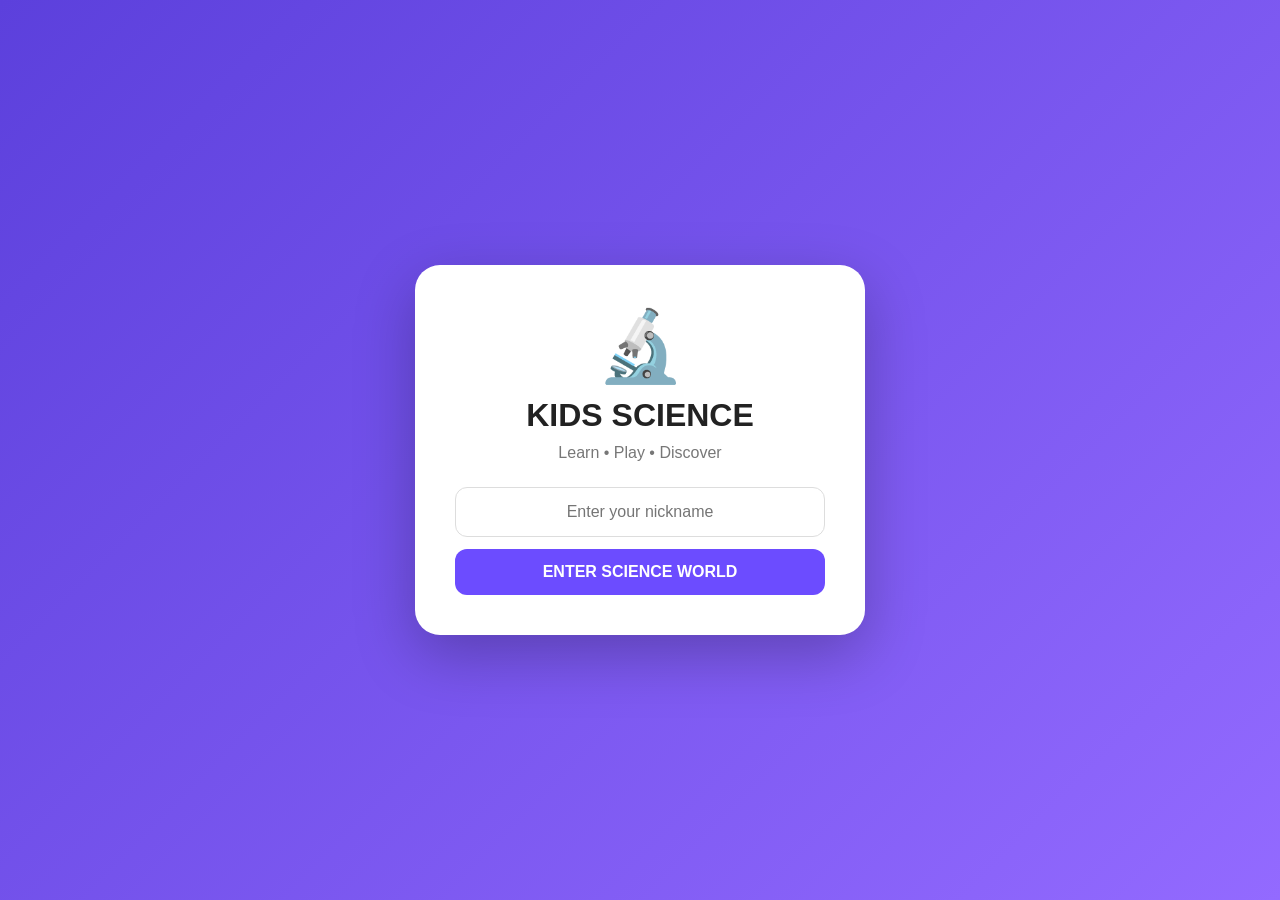
<file: index.html>
<!DOCTYPE html>
<html lang="en">
<head>
    <meta charset="UTF-8">
    <meta name="viewport" content="width=device-width, initial-scale=1.0">
    <title>KIDS SCIENCE - Login</title>
    <link rel="stylesheet" href="style.css">
</head>

<body data-page="login">

    <div class="login-screen">

        <div class="welcome-card">

            <div class="logo">🔬</div>

            <h1>KIDS SCIENCE</h1>

            <p class="login-subtitle">
                Learn • Play • Discover
            </p>

            <input
                type="text"
                id="nameInput"
                maxlength="16"
                placeholder="Enter your nickname"
                autocomplete="off"
            >

            <button class="main-button" onclick="enterScienceWorld()">
                ENTER SCIENCE WORLD
            </button>

        </div>

    </div>

    <script src="script.js"></script>
</body>
</html>
</file>
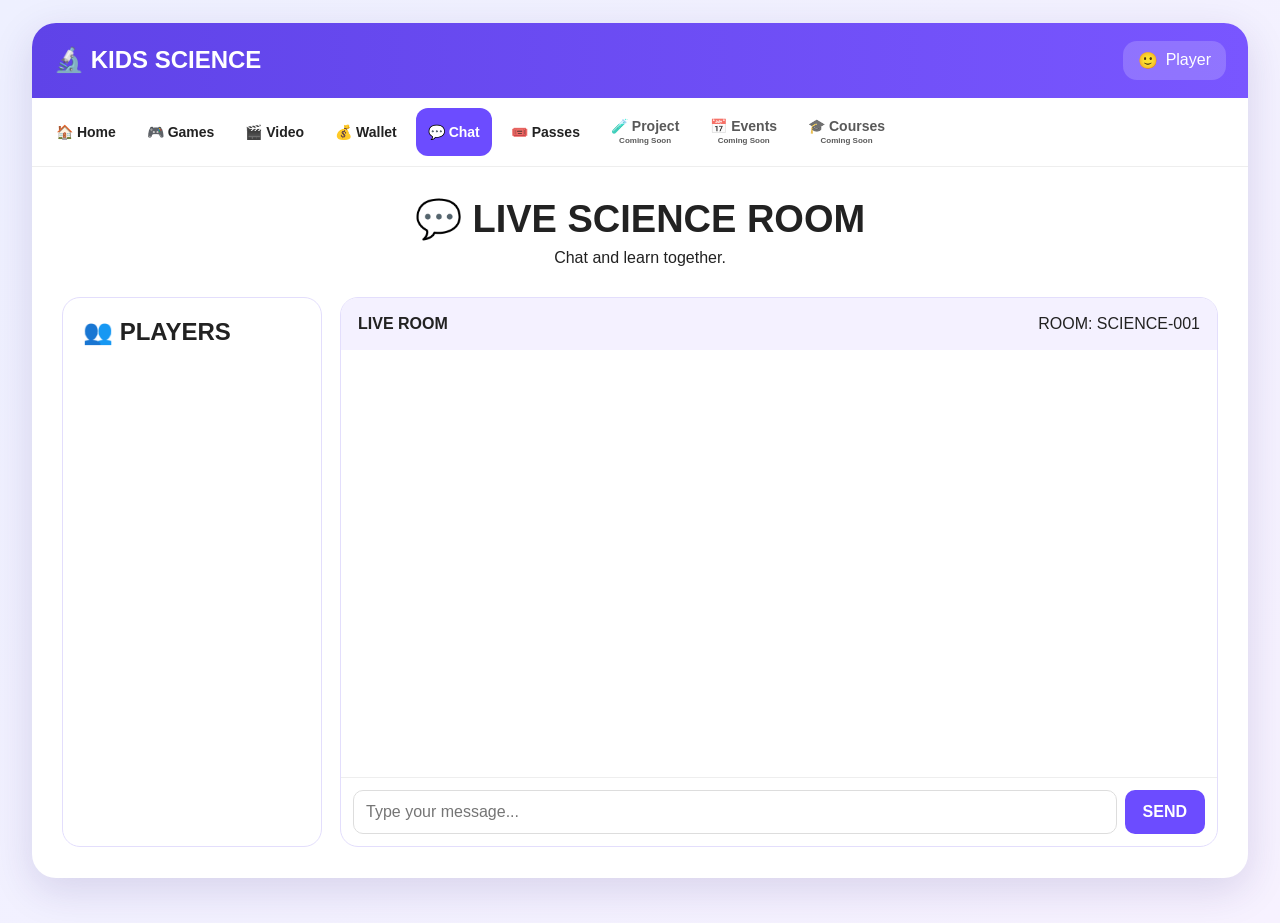
<file: chat.html>
<!DOCTYPE html>
<html lang="en">
<head>
    <meta charset="UTF-8">
    <meta name="viewport" content="width=device-width, initial-scale=1.0">
    <title>KIDS SCIENCE - Chat</title>
    <link rel="stylesheet" href="style.css">
</head>

<body data-page="chat">

<div class="site">

<header class="topbar">

    <div class="brand">🔬 KIDS SCIENCE</div>

    <button class="account-button" onclick="openAccountModal()">
        <span id="headerAvatar">🙂</span>
        <span id="headerName">Player</span>
    </button>

</header>


<nav class="navigation">

    <a class="nav-item" href="home.html">🏠 Home</a>
    <a class="nav-item" href="games.html">🎮 Games</a>
    <a class="nav-item" href="videos.html">🎬 Video</a>
    <a class="nav-item" href="wallet.html">💰 Wallet</a>
    <a class="nav-item active" href="chat.html">💬 Chat</a>
    <a class="nav-item" href="passes.html">🎟️ Passes</a>

    <a class="nav-item coming" href="coming-soon.html?page=project">
        🧪 Project
        <small>Coming Soon</small>
    </a>

    <a class="nav-item coming" href="coming-soon.html?page=events">
        📅 Events
        <small>Coming Soon</small>
    </a>

    <a class="nav-item coming" href="coming-soon.html?page=courses">
        🎓 Courses
        <small>Coming Soon</small>
    </a>

</nav>


<main class="main-content">

<section class="page-heading">

    <h1>💬 LIVE SCIENCE ROOM</h1>

    <p>
        Chat and learn together.
    </p>

</section>


<section class="chat-layout">

    <aside class="players-panel">

        <h2>👥 PLAYERS</h2>

        <div id="playerList">
        </div>

    </aside>


    <section class="chat-panel">

        <div class="room-header">

            <strong>
                LIVE ROOM
            </strong>

            <span>
                ROOM: SCIENCE-001
            </span>

        </div>


        <div id="chatMessages" class="chat-messages">
        </div>


        <form
            class="chat-form"
            onsubmit="sendChatMessage(event)">

            <input
                type="text"
                id="chatInput"
                maxlength="200"
                placeholder="Type your message..."
                autocomplete="off"
            >

            <button type="submit">
                SEND
            </button>

        </form>

    </section>

</section>

</main>

</div>


<div id="accountModal" class="modal">

    <div class="modal-box">

        <button class="close-button" onclick="closeAccountModal()">×</button>

        <div id="modalAvatar" class="modal-avatar">🙂</div>

        <h2 id="modalName">Player</h2>

        <p id="modalUID">UID</p>

        <button class="modal-button" onclick="logoutCurrentAccount()">
            LOG OUT
        </button>

        <button class="modal-button danger" onclick="deleteCurrentAccount()">
            DELETE ACCOUNT
        </button>

    </div>

</div>


<script src="script.js"></script>

</body>
</html>
</file>
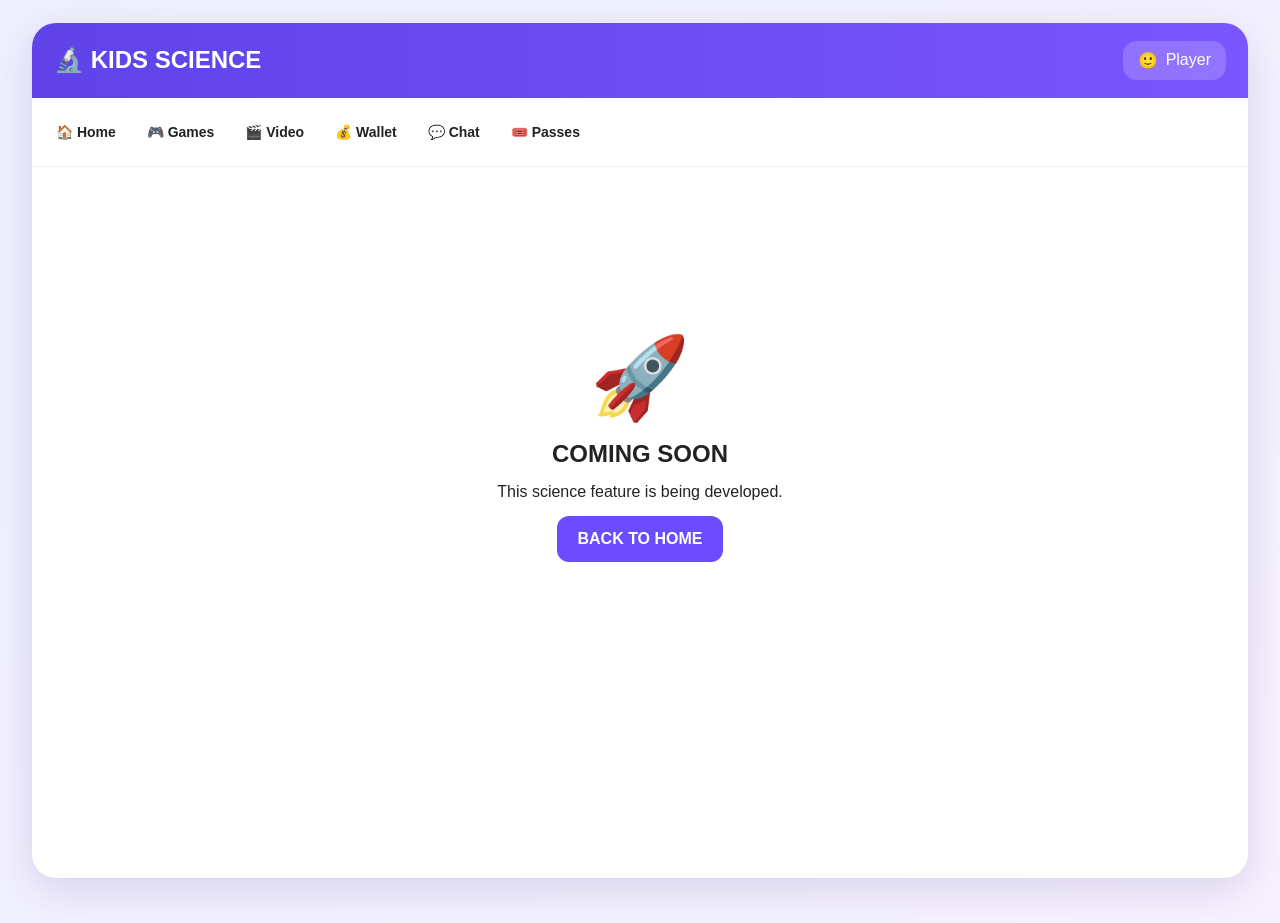
<file: coming-soon.html>
<!DOCTYPE html>
<html lang="en">
<head>
    <meta charset="UTF-8">
    <meta name="viewport" content="width=device-width, initial-scale=1.0">
    <title>KIDS SCIENCE</title>
    <link rel="stylesheet" href="style.css">
</head>

<body data-page="coming">

<div class="site">

<header class="topbar">

    <div class="brand">
        🔬 KIDS SCIENCE
    </div>

    <button class="account-button" onclick="openAccountModal()">
        <span id="headerAvatar">🙂</span>
        <span id="headerName">Player</span>
    </button>

</header>


<nav class="navigation">

    <a class="nav-item" href="home.html">🏠 Home</a>
    <a class="nav-item" href="games.html">🎮 Games</a>
    <a class="nav-item" href="videos.html">🎬 Video</a>
    <a class="nav-item" href="wallet.html">💰 Wallet</a>
    <a class="nav-item" href="chat.html">💬 Chat</a>
    <a class="nav-item" href="passes.html">🎟️ Passes</a>

</nav>


<main class="main-content">

<section class="coming-page">

    <div class="coming-icon">
        🚀
    </div>

    <h1 id="comingTitle">
        COMING SOON
    </h1>

    <p id="comingText">
        This science feature is being developed.
    </p>

    <a href="home.html" class="main-button">
        BACK TO HOME
    </a>

</section>

</main>

</div>


<div id="accountModal" class="modal">

    <div class="modal-box">

        <button class="close-button" onclick="closeAccountModal()">×</button>

        <div id="modalAvatar" class="modal-avatar">🙂</div>

        <h2 id="modalName">Player</h2>

        <p id="modalUID">UID</p>

        <button class="modal-button" onclick="logoutCurrentAccount()">
            LOG OUT
        </button>

    </div>

</div>


<script src="script.js"></script>

</body>
</html>
</file>
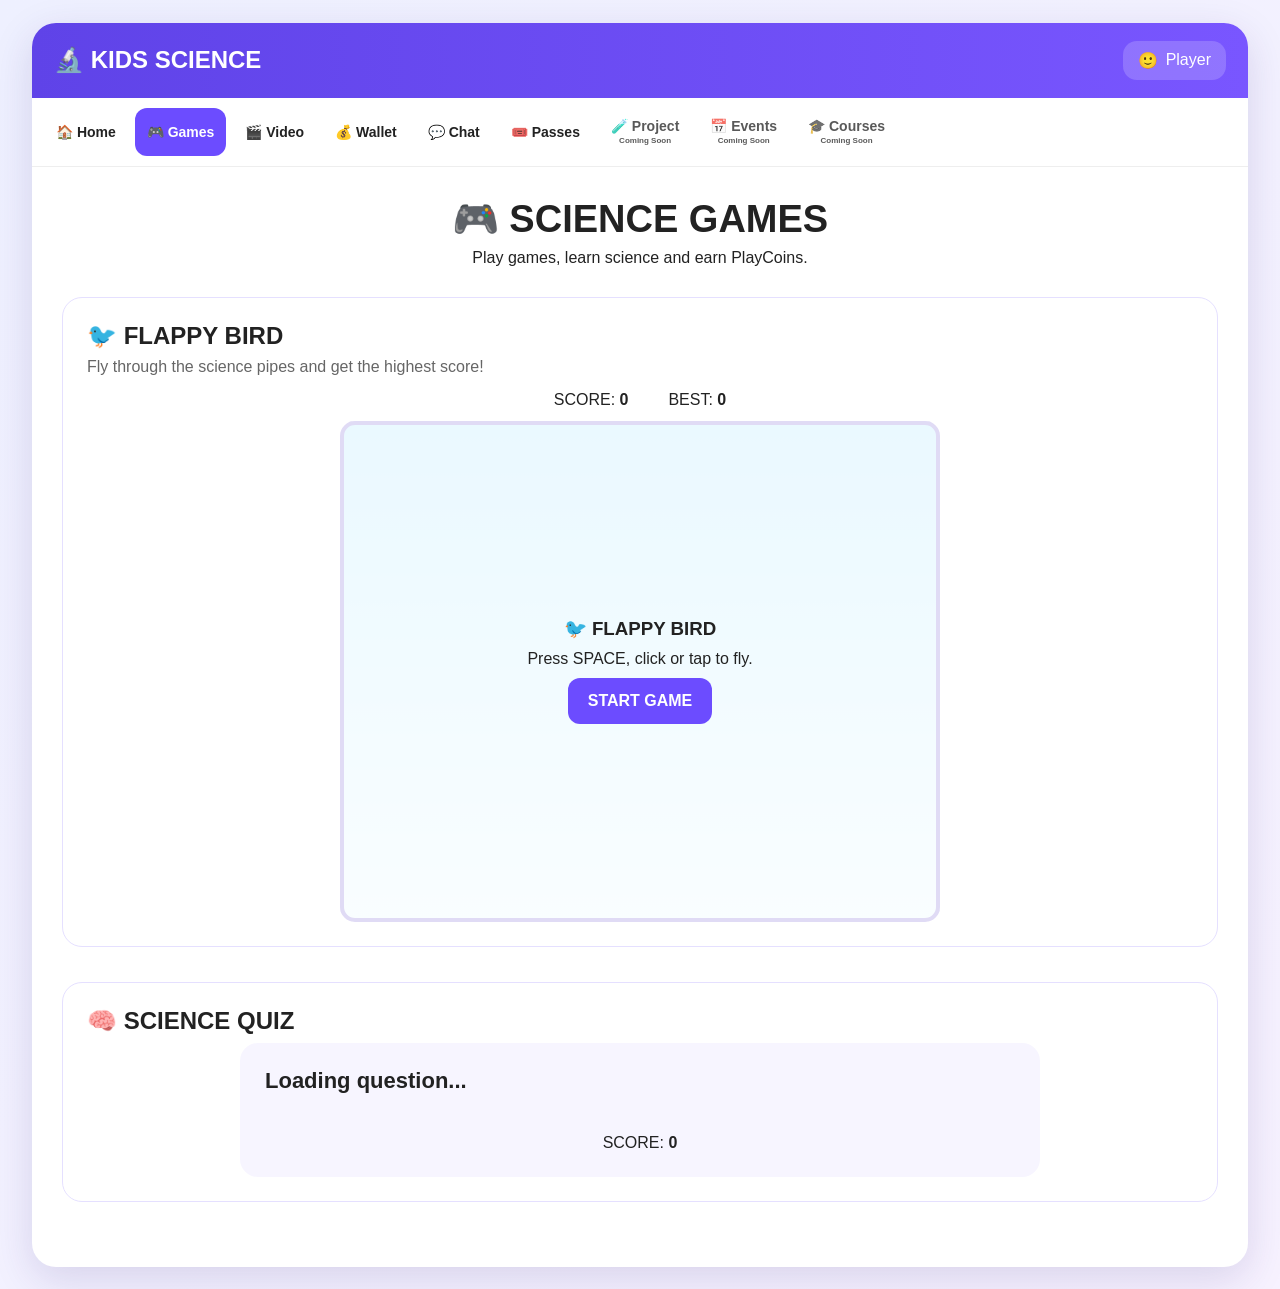
<file: games.html>
<!DOCTYPE html>
<html lang="en">
<head>
    <meta charset="UTF-8">
    <meta name="viewport" content="width=device-width, initial-scale=1.0">
    <title>KIDS SCIENCE - Games</title>
    <link rel="stylesheet" href="style.css">
</head>

<body data-page="games">

<div class="site">

<header class="topbar">

    <div class="brand">
        🔬 KIDS SCIENCE
    </div>

    <button class="account-button" onclick="openAccountModal()">
        <span id="headerAvatar">🙂</span>
        <span id="headerName">Player</span>
    </button>

</header>


<nav class="navigation">

    <a class="nav-item" href="home.html">🏠 Home</a>

    <a class="nav-item active" href="games.html">🎮 Games</a>

    <a class="nav-item" href="videos.html">🎬 Video</a>

    <a class="nav-item" href="wallet.html">💰 Wallet</a>

    <a class="nav-item" href="chat.html">💬 Chat</a>

    <a class="nav-item" href="passes.html">🎟️ Passes</a>

    <a class="nav-item coming" href="coming-soon.html?page=project">
        🧪 Project
        <small>Coming Soon</small>
    </a>

    <a class="nav-item coming" href="coming-soon.html?page=events">
        📅 Events
        <small>Coming Soon</small>
    </a>

    <a class="nav-item coming" href="coming-soon.html?page=courses">
        🎓 Courses
        <small>Coming Soon</small>
    </a>

</nav>


<main class="main-content">

    <section class="page-heading">

        <h1>🎮 SCIENCE GAMES</h1>

        <p>
            Play games, learn science and earn PlayCoins.
        </p>

    </section>


    <!-- FLAPPY BIRD -->

    <section class="game-section">

        <h2>🐦 FLAPPY BIRD</h2>

        <p class="game-description">
            Fly through the science pipes and get the highest score!
        </p>

        <div class="game-info">

            <span>
                SCORE:
                <strong id="flappyScore">0</strong>
            </span>

            <span>
                BEST:
                <strong id="flappyBest">0</strong>
            </span>

        </div>


        <div class="flappy-wrapper">

            <canvas
                id="flappyCanvas"
                width="600"
                height="500">
            </canvas>

            <div id="flappyMessage" class="game-message">

                <h3>🐦 FLAPPY BIRD</h3>

                <p>
                    Press SPACE, click or tap to fly.
                </p>

                <button
                    class="main-button"
                    onclick="startFlappyBird()">
                    START GAME
                </button>

            </div>

        </div>

    </section>


    <!-- SCIENCE QUIZ -->

    <section class="game-section">

        <h2>🧠 SCIENCE QUIZ</h2>

        <div id="quizContainer" class="quiz-container">

            <div id="quizQuestion">
                Loading question...
            </div>

            <div id="quizAnswers" class="quiz-answers">
            </div>

            <div class="quiz-score">
                SCORE:
                <strong id="quizScore">0</strong>
            </div>

        </div>

    </section>

</main>

</div>


<div id="accountModal" class="modal">

    <div class="modal-box">

        <button class="close-button" onclick="closeAccountModal()">×</button>

        <div id="modalAvatar" class="modal-avatar">🙂</div>

        <h2 id="modalName">Player</h2>

        <p id="modalUID">UID</p>

        <button class="modal-button" onclick="logoutCurrentAccount()">
            LOG OUT
        </button>

        <button class="modal-button danger" onclick="deleteCurrentAccount()">
            DELETE ACCOUNT
        </button>

    </div>

</div>


<script src="script.js"></script>

</body>
</html>
</file>
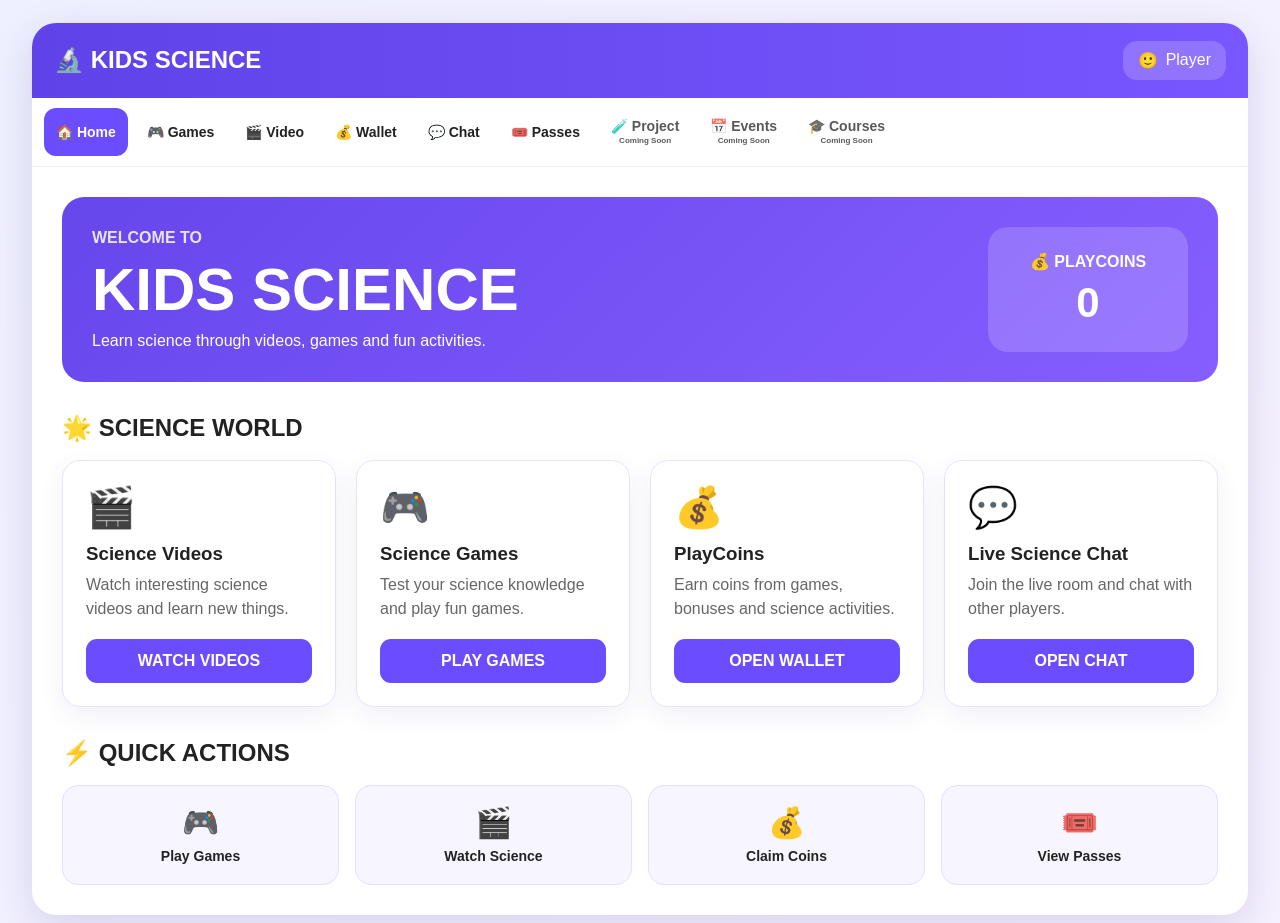
<file: home.html>
<!DOCTYPE html>
<html lang="en">
<head>
    <meta charset="UTF-8">
    <meta name="viewport" content="width=device-width, initial-scale=1.0">
    <title>KIDS SCIENCE - Home</title>
    <link rel="stylesheet" href="style.css">
</head>

<body data-page="home">

<div class="site">

    <header class="topbar">

        <div class="brand">
            🔬 KIDS SCIENCE
        </div>

        <button class="account-button" onclick="openAccountModal()">
            <span id="headerAvatar">🙂</span>
            <span id="headerName">Player</span>
        </button>

    </header>

    <nav class="navigation">

        <a class="nav-item active" href="home.html">
            🏠 Home
        </a>

        <a class="nav-item" href="games.html">
            🎮 Games
        </a>

        <a class="nav-item" href="videos.html">
            🎬 Video
        </a>

        <a class="nav-item" href="wallet.html">
            💰 Wallet
        </a>

        <a class="nav-item" href="chat.html">
            💬 Chat
        </a>

        <a class="nav-item" href="passes.html">
            🎟️ Passes
        </a>

        <a class="nav-item coming" href="coming-soon.html?page=project">
            🧪 Project
            <small>Coming Soon</small>
        </a>

        <a class="nav-item coming" href="coming-soon.html?page=events">
            📅 Events
            <small>Coming Soon</small>
        </a>

        <a class="nav-item coming" href="coming-soon.html?page=courses">
            🎓 Courses
            <small>Coming Soon</small>
        </a>

    </nav>


    <main class="main-content">

        <section class="hero-section">

            <div>
                <p class="hero-small">WELCOME TO</p>

                <h1>KIDS SCIENCE</h1>

                <p>
                    Learn science through videos, games and fun activities.
                </p>
            </div>

            <div class="balance-card">

                <span>💰 PLAYCOINS</span>

                <strong id="homeBalance">
                    0
                </strong>

            </div>

        </section>


        <section class="section">

            <h2>🌟 SCIENCE WORLD</h2>

            <div class="card-grid">

                <div class="science-card">
                    <div class="card-icon">🎬</div>
                    <h3>Science Videos</h3>
                    <p>
                        Watch interesting science videos and learn new things.
                    </p>
                    <a href="videos.html" class="card-button">
                        WATCH VIDEOS
                    </a>
                </div>


                <div class="science-card">
                    <div class="card-icon">🎮</div>
                    <h3>Science Games</h3>
                    <p>
                        Test your science knowledge and play fun games.
                    </p>
                    <a href="games.html" class="card-button">
                        PLAY GAMES
                    </a>
                </div>


                <div class="science-card">
                    <div class="card-icon">💰</div>
                    <h3>PlayCoins</h3>
                    <p>
                        Earn coins from games, bonuses and science activities.
                    </p>
                    <a href="wallet.html" class="card-button">
                        OPEN WALLET
                    </a>
                </div>


                <div class="science-card">
                    <div class="card-icon">💬</div>
                    <h3>Live Science Chat</h3>
                    <p>
                        Join the live room and chat with other players.
                    </p>
                    <a href="chat.html" class="card-button">
                        OPEN CHAT
                    </a>
                </div>

            </div>

        </section>


        <section class="section">

            <h2>⚡ QUICK ACTIONS</h2>

            <div class="quick-grid">

                <a href="games.html" class="quick-card">
                    🎮
                    <span>Play Games</span>
                </a>

                <a href="videos.html" class="quick-card">
                    🎬
                    <span>Watch Science</span>
                </a>

                <a href="wallet.html" class="quick-card">
                    💰
                    <span>Claim Coins</span>
                </a>

                <a href="passes.html" class="quick-card">
                    🎟️
                    <span>View Passes</span>
                </a>

            </div>

        </section>

    </main>

</div>


<div id="accountModal" class="modal">

    <div class="modal-box">

        <button class="close-button" onclick="closeAccountModal()">
            ×
        </button>

        <div id="modalAvatar" class="modal-avatar">
            🙂
        </div>

        <h2 id="modalName">
            Player
        </h2>

        <p id="modalUID">
            UID
        </p>

        <button class="modal-button" onclick="logoutCurrentAccount()">
            LOG OUT
        </button>

        <button class="modal-button danger" onclick="deleteCurrentAccount()">
            DELETE ACCOUNT
        </button>

    </div>

</div>


<script src="script.js"></script>

</body>
</html>
</file>
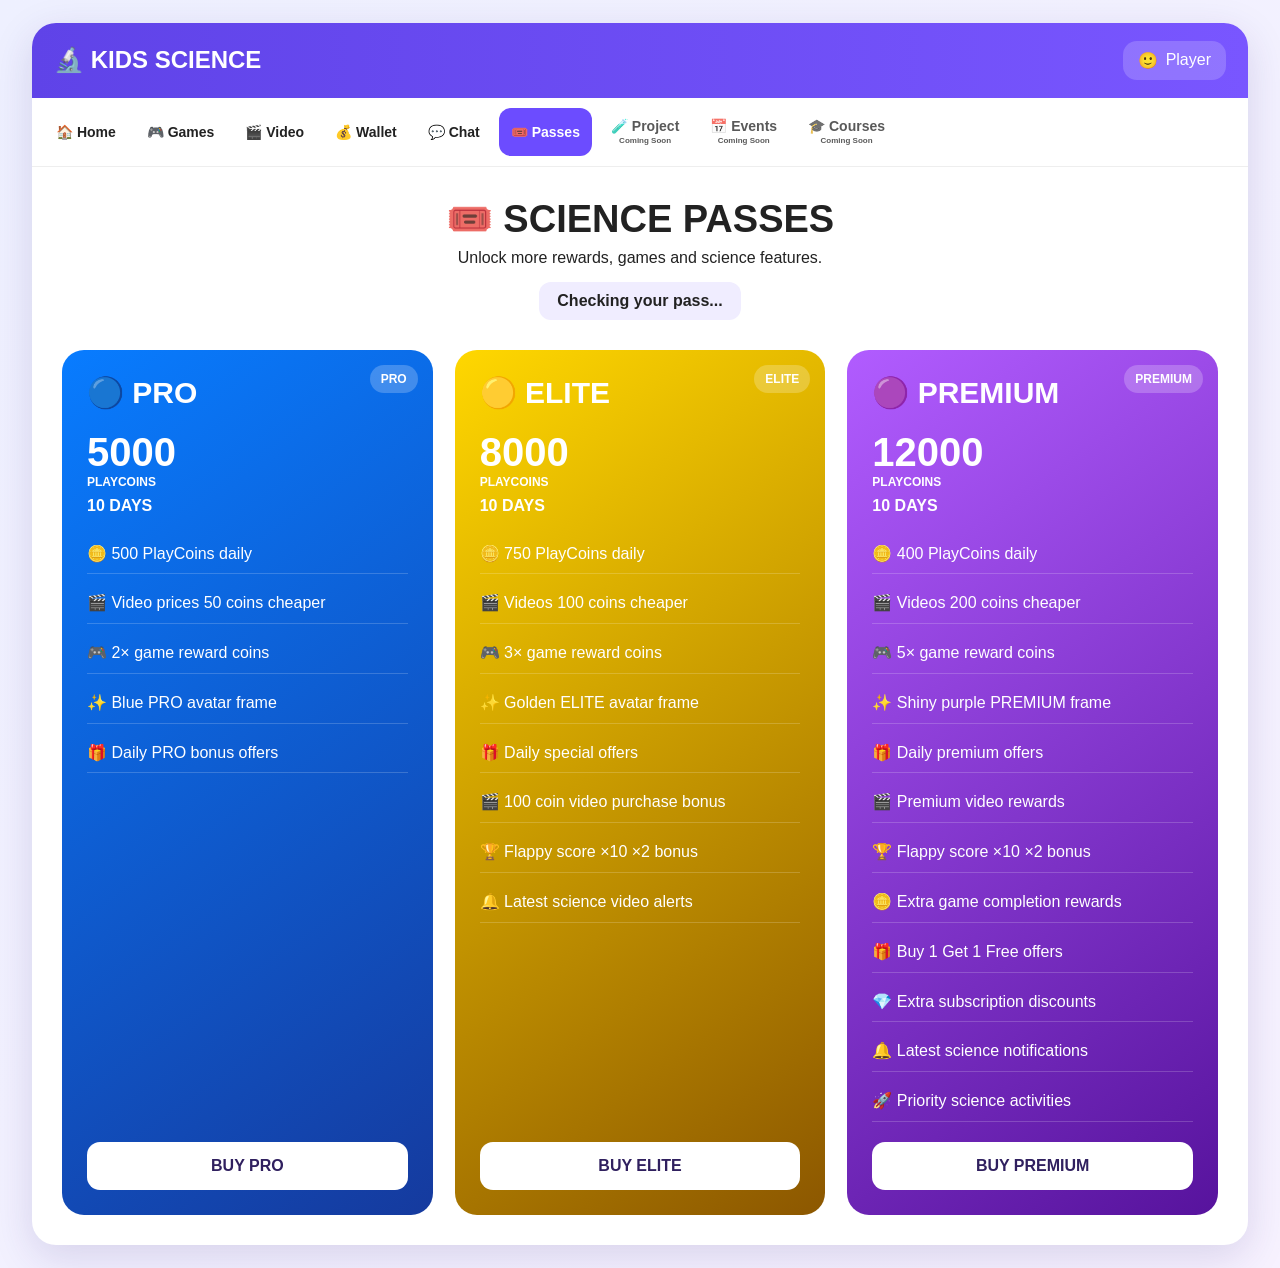
<file: passes.html>
<!DOCTYPE html>
<html lang="en">
<head>
    <meta charset="UTF-8">
    <meta name="viewport" content="width=device-width, initial-scale=1.0">
    <title>KIDS SCIENCE - Passes</title>
    <link rel="stylesheet" href="style.css">
</head>

<body data-page="passes">

<div class="site">

<header class="topbar">

    <div class="brand">
        🔬 KIDS SCIENCE
    </div>

    <button class="account-button" onclick="openAccountModal()">
        <span id="headerAvatar">🙂</span>
        <span id="headerName">Player</span>
    </button>

</header>


<nav class="navigation">

    <a class="nav-item" href="home.html">🏠 Home</a>
    <a class="nav-item" href="games.html">🎮 Games</a>
    <a class="nav-item" href="videos.html">🎬 Video</a>
    <a class="nav-item" href="wallet.html">💰 Wallet</a>
    <a class="nav-item" href="chat.html">💬 Chat</a>
    <a class="nav-item active" href="passes.html">🎟️ Passes</a>

    <a class="nav-item coming" href="coming-soon.html?page=project">
        🧪 Project
        <small>Coming Soon</small>
    </a>

    <a class="nav-item coming" href="coming-soon.html?page=events">
        📅 Events
        <small>Coming Soon</small>
    </a>

    <a class="nav-item coming" href="coming-soon.html?page=courses">
        🎓 Courses
        <small>Coming Soon</small>
    </a>

</nav>


<main class="main-content">

<section class="page-heading">

    <h1>🎟️ SCIENCE PASSES</h1>

    <p>
        Unlock more rewards, games and science features.
    </p>

    <div id="currentPass" class="current-pass">
        Checking your pass...
    </div>

</section>


<section class="passes-grid">


<!-- PRO -->

<div class="pass-card pro-pass">

    <div class="pass-badge">
        PRO
    </div>

    <h2>🔵 PRO</h2>

    <div class="pass-price">
        5000
        <small>PLAYCOINS</small>
    </div>

    <p class="pass-duration">
        10 DAYS
    </p>

    <div class="pass-features">

        <div>🪙 500 PlayCoins daily</div>
        <div>🎬 Video prices 50 coins cheaper</div>
        <div>🎮 2× game reward coins</div>
        <div>✨ Blue PRO avatar frame</div>
        <div>🎁 Daily PRO bonus offers</div>

    </div>

    <button
        class="pass-button"
        onclick="buyPass('PRO', 5000)">
        BUY PRO
    </button>

</div>


<!-- ELITE -->

<div class="pass-card elite-pass">

    <div class="pass-badge">
        ELITE
    </div>

    <h2>🟡 ELITE</h2>

    <div class="pass-price">
        8000
        <small>PLAYCOINS</small>
    </div>

    <p class="pass-duration">
        10 DAYS
    </p>

    <div class="pass-features">

        <div>🪙 750 PlayCoins daily</div>
        <div>🎬 Videos 100 coins cheaper</div>
        <div>🎮 3× game reward coins</div>
        <div>✨ Golden ELITE avatar frame</div>
        <div>🎁 Daily special offers</div>
        <div>🎬 100 coin video purchase bonus</div>
        <div>🏆 Flappy score ×10 ×2 bonus</div>
        <div>🔔 Latest science video alerts</div>

    </div>

    <button
        class="pass-button"
        onclick="buyPass('ELITE', 8000)">
        BUY ELITE
    </button>

</div>


<!-- PREMIUM -->

<div class="pass-card premium-pass">

    <div class="pass-badge">
        PREMIUM
    </div>

    <h2>🟣 PREMIUM</h2>

    <div class="pass-price">
        12000
        <small>PLAYCOINS</small>
    </div>

    <p class="pass-duration">
        10 DAYS
    </p>

    <div class="pass-features">

        <div>🪙 400 PlayCoins daily</div>
        <div>🎬 Videos 200 coins cheaper</div>
        <div>🎮 5× game reward coins</div>
        <div>✨ Shiny purple PREMIUM frame</div>
        <div>🎁 Daily premium offers</div>
        <div>🎬 Premium video rewards</div>
        <div>🏆 Flappy score ×10 ×2 bonus</div>
        <div>🪙 Extra game completion rewards</div>
        <div>🎁 Buy 1 Get 1 Free offers</div>
        <div>💎 Extra subscription discounts</div>
        <div>🔔 Latest science notifications</div>
        <div>🚀 Priority science activities</div>

    </div>

    <button
        class="pass-button"
        onclick="buyPass('PREMIUM', 12000)">
        BUY PREMIUM
    </button>

</div>


</section>

</main>

</div>


<div id="accountModal" class="modal">

    <div class="modal-box">

        <button class="close-button" onclick="closeAccountModal()">×</button>

        <div id="modalAvatar" class="modal-avatar">🙂</div>

        <h2 id="modalName">Player</h2>

        <p id="modalUID">UID</p>

        <button class="modal-button" onclick="logoutCurrentAccount()">
            LOG OUT
        </button>

        <button class="modal-button danger" onclick="deleteCurrentAccount()">
            DELETE ACCOUNT
        </button>

    </div>

</div>


<script src="script.js"></script>

</body>
</html>
</file>
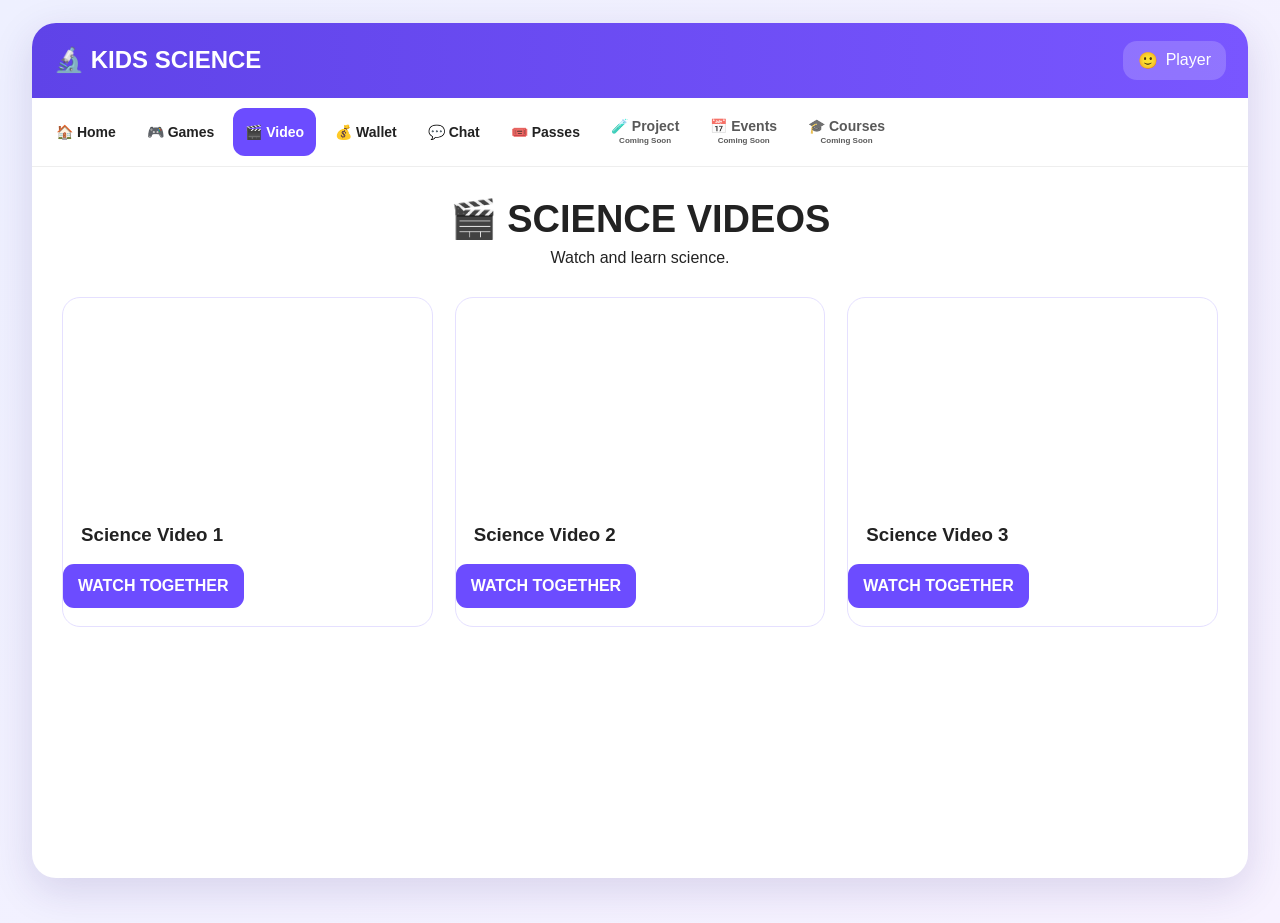
<file: videos.html>
<!DOCTYPE html>
<html lang="en">
<head>
    <meta charset="UTF-8">
    <meta name="viewport" content="width=device-width, initial-scale=1.0">
    <title>KIDS SCIENCE - Videos</title>
    <link rel="stylesheet" href="style.css">
</head>

<body data-page="videos">

<div class="site">

<header class="topbar">

    <div class="brand">🔬 KIDS SCIENCE</div>

    <button class="account-button" onclick="openAccountModal()">
        <span id="headerAvatar">🙂</span>
        <span id="headerName">Player</span>
    </button>

</header>


<nav class="navigation">

    <a class="nav-item" href="home.html">🏠 Home</a>
    <a class="nav-item" href="games.html">🎮 Games</a>
    <a class="nav-item active" href="videos.html">🎬 Video</a>
    <a class="nav-item" href="wallet.html">💰 Wallet</a>
    <a class="nav-item" href="chat.html">💬 Chat</a>
    <a class="nav-item" href="passes.html">🎟️ Passes</a>

    <a class="nav-item coming" href="coming-soon.html?page=project">
        🧪 Project
        <small>Coming Soon</small>
    </a>

    <a class="nav-item coming" href="coming-soon.html?page=events">
        📅 Events
        <small>Coming Soon</small>
    </a>

    <a class="nav-item coming" href="coming-soon.html?page=courses">
        🎓 Courses
        <small>Coming Soon</small>
    </a>

</nav>


<main class="main-content">

<section class="page-heading">

    <h1>🎬 SCIENCE VIDEOS</h1>

    <p>
        Watch and learn science.
    </p>

</section>


<section class="video-grid">

    <div class="video-card">

        <iframe
            src="https://www.youtube.com/embed/Gf4qxkGbp7M"
            allowfullscreen>
        </iframe>

        <h3>Science Video 1</h3>

        <button
            class="card-button"
            onclick="startWatchTogether('Gf4qxkGbp7M')">
            WATCH TOGETHER
        </button>

    </div>


    <div class="video-card">

        <iframe
            src="https://www.youtube.com/embed/GtFHVL9-V5Y"
            allowfullscreen>
        </iframe>

        <h3>Science Video 2</h3>

        <button
            class="card-button"
            onclick="startWatchTogether('GtFHVL9-V5Y')">
            WATCH TOGETHER
        </button>

    </div>


    <div class="video-card">

        <iframe
            src="https://www.youtube.com/embed/ImvQ0n__sHg"
            allowfullscreen>
        </iframe>

        <h3>Science Video 3</h3>

        <button
            class="card-button"
            onclick="startWatchTogether('ImvQ0n__sHg')">
            WATCH TOGETHER
        </button>

    </div>

</section>

</main>

</div>


<div id="accountModal" class="modal">

    <div class="modal-box">

        <button class="close-button" onclick="closeAccountModal()">×</button>

        <div id="modalAvatar" class="modal-avatar">🙂</div>

        <h2 id="modalName">Player</h2>

        <p id="modalUID">UID</p>

        <button class="modal-button" onclick="logoutCurrentAccount()">
            LOG OUT
        </button>

        <button class="modal-button danger" onclick="deleteCurrentAccount()">
            DELETE ACCOUNT
        </button>

    </div>

</div>


<script src="script.js"></script>

</body>
</html>
</file>
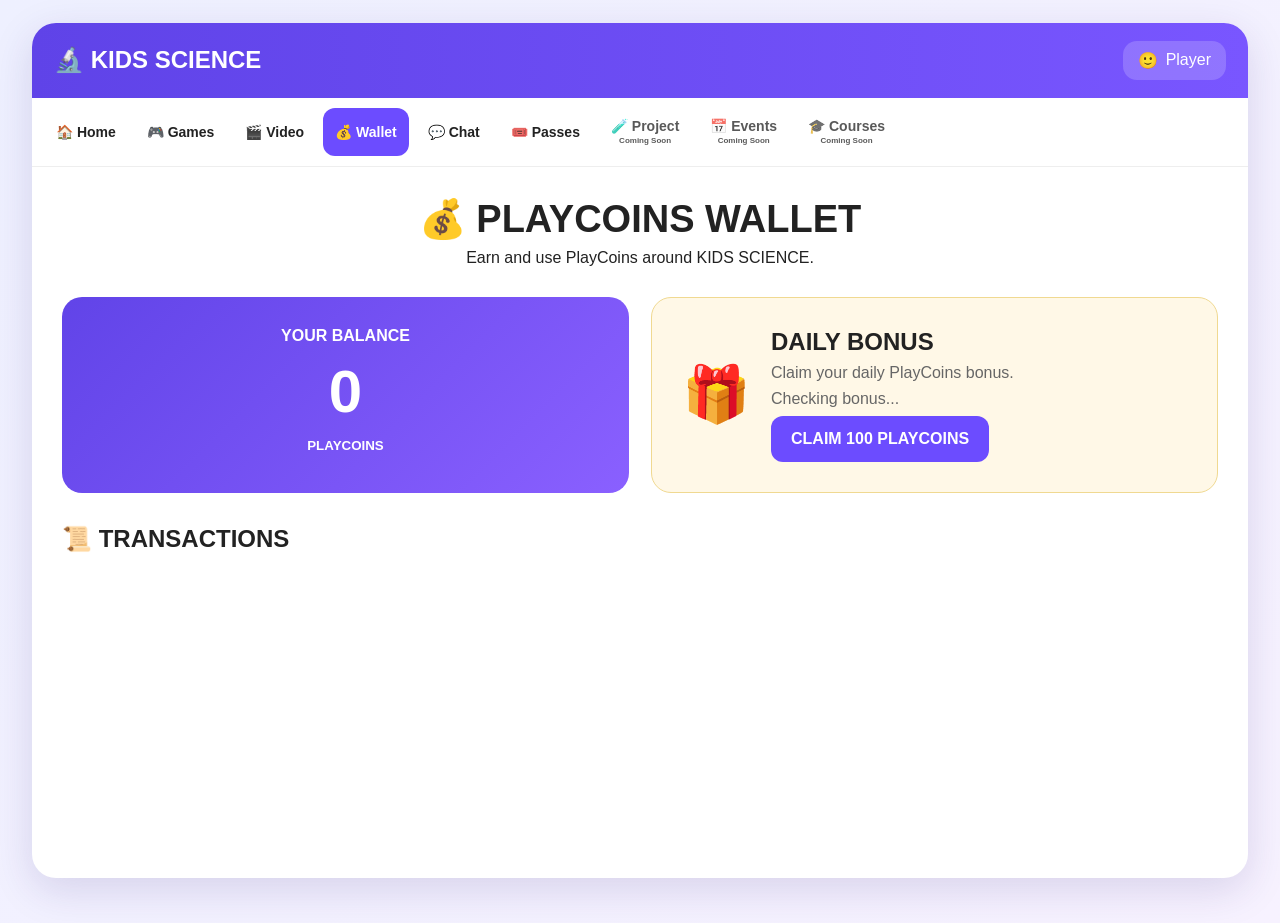
<file: wallet.html>
<!DOCTYPE html>
<html lang="en">
<head>
    <meta charset="UTF-8">
    <meta name="viewport" content="width=device-width, initial-scale=1.0">
    <title>KIDS SCIENCE - Wallet</title>
    <link rel="stylesheet" href="style.css">
</head>

<body data-page="wallet">

<div class="site">

<header class="topbar">

    <div class="brand">
        🔬 KIDS SCIENCE
    </div>

    <button class="account-button" onclick="openAccountModal()">
        <span id="headerAvatar">🙂</span>
        <span id="headerName">Player</span>
    </button>

</header>


<nav class="navigation">

    <a class="nav-item" href="home.html">🏠 Home</a>
    <a class="nav-item" href="games.html">🎮 Games</a>
    <a class="nav-item" href="videos.html">🎬 Video</a>
    <a class="nav-item active" href="wallet.html">💰 Wallet</a>
    <a class="nav-item" href="chat.html">💬 Chat</a>
    <a class="nav-item" href="passes.html">🎟️ Passes</a>

    <a class="nav-item coming" href="coming-soon.html?page=project">
        🧪 Project
        <small>Coming Soon</small>
    </a>

    <a class="nav-item coming" href="coming-soon.html?page=events">
        📅 Events
        <small>Coming Soon</small>
    </a>

    <a class="nav-item coming" href="coming-soon.html?page=courses">
        🎓 Courses
        <small>Coming Soon</small>
    </a>

</nav>


<main class="main-content">

<section class="page-heading">

    <h1>💰 PLAYCOINS WALLET</h1>

    <p>
        Earn and use PlayCoins around KIDS SCIENCE.
    </p>

</section>


<section class="wallet-main">

    <div class="big-balance-card">

        <span>YOUR BALANCE</span>

        <strong id="walletBalance">
            0
        </strong>

        <small>PLAYCOINS</small>

    </div>


    <div class="bonus-card">

        <div class="bonus-icon">
            🎁
        </div>

        <div class="bonus-content">

            <h2>DAILY BONUS</h2>

            <p>
                Claim your daily PlayCoins bonus.
            </p>

            <p id="bonusStatus">
                Checking bonus...
            </p>

            <button
                id="claimBonusButton"
                class="main-button"
                onclick="claimDailyBonus()">

                CLAIM 100 PLAYCOINS

            </button>

        </div>

    </div>

</section>


<section class="section">

    <h2>📜 TRANSACTIONS</h2>

    <div id="transactionsList" class="transactions-list">
    </div>

</section>

</main>

</div>


<div id="accountModal" class="modal">

    <div class="modal-box">

        <button class="close-button" onclick="closeAccountModal()">×</button>

        <div id="modalAvatar" class="modal-avatar">🙂</div>

        <h2 id="modalName">Player</h2>

        <p id="modalUID">UID</p>

        <button class="modal-button" onclick="logoutCurrentAccount()">
            LOG OUT
        </button>

        <button class="modal-button danger" onclick="deleteCurrentAccount()">
            DELETE ACCOUNT
        </button>

    </div>

</div>


<script src="script.js"></script>

</body>
</html>
</file>
<file: style.css>
* {
    box-sizing: border-box;
    margin: 0;
    padding: 0;
}

:root {
    --primary: #6c4cff;
    --secondary: #7d5cff;
    --dark: #17122d;
    --text: #222;
    --white: #fff;
    --blue: #2d8cff;
}

body {
    font-family: Arial, Helvetica, sans-serif;
    background: linear-gradient(135deg, #eef0ff, #f7f2ff);
    color: var(--text);
    min-height: 100vh;
}

a {
    text-decoration: none;
    color: inherit;
}

button,
input {
    font: inherit;
}

.site {
    width: 95%;
    max-width: 1500px;
    min-height: 95vh;
    margin: 2.5vh auto;
    background: #fff;
    border-radius: 24px;
    overflow: hidden;
    box-shadow: 0 12px 40px rgba(55, 35, 120, .15);
}


/* TOP BAR */

.topbar {
    min-height: 75px;
    padding: 14px 22px;
    background: linear-gradient(90deg, #5f43e8, #7956ff);
    color: #fff;

    display: flex;
    align-items: center;
    justify-content: space-between;

    gap: 20px;
}

.brand {
    font-size: 24px;
    font-weight: 900;
    white-space: nowrap;
}

.account-button {
    border: 0;
    background: rgba(255,255,255,.18);
    color: #fff;
    padding: 10px 15px;
    border-radius: 14px;
    cursor: pointer;

    display: flex;
    align-items: center;
    gap: 8px;
}

.account-button:hover {
    background: rgba(255,255,255,.28);
}


/* NAVIGATION */

.navigation {
    display: flex;
    align-items: stretch;
    gap: 7px;

    padding: 10px 12px;

    background: #fff;

    border-bottom: 1px solid #eee;

    overflow-x: auto;
}

.nav-item {
    flex: 0 0 auto;

    min-height: 48px;

    padding: 9px 12px;

    border-radius: 12px;

    display: flex;
    flex-direction: column;
    justify-content: center;
    align-items: center;

    gap: 2px;

    font-size: 14px;
    font-weight: 800;

    white-space: nowrap;

    transition: .2s;
}

.nav-item:hover {
    background: #f0edff;
}

.nav-item.active {
    background: var(--primary);
    color: #fff;
}

.nav-item small {
    font-size: 8px;
    font-weight: 700;
}

.nav-item.coming {
    opacity: .75;
}


/* MAIN */

.main-content {
    width: 100%;
    padding: 30px;
}

.hero-section {
    padding: 30px;
    border-radius: 22px;

    background: linear-gradient(
        135deg,
        #6647ec,
        #865eff
    );

    color: white;

    display: flex;
    align-items: center;
    justify-content: space-between;

    gap: 30px;
}

.hero-section h1 {
    font-size: clamp(32px, 5vw, 60px);
    margin: 8px 0;
}

.hero-small {
    font-weight: 800;
    opacity: .85;
}

.balance-card {
    min-width: 200px;
    padding: 25px;
    border-radius: 20px;
    background: rgba(255,255,255,.17);
    text-align: center;
}

.balance-card span {
    display: block;
    font-weight: 800;
}

.balance-card strong {
    display: block;
    font-size: 42px;
    margin-top: 8px;
}


/* SECTIONS */

.section {
    margin-top: 32px;
}

.section h2 {
    margin-bottom: 18px;
}


/* CARDS */

.card-grid {
    display: grid;
    grid-template-columns: repeat(4, minmax(0, 1fr));
    gap: 20px;
}

.science-card {
    padding: 23px;

    border-radius: 18px;

    border: 1px solid #e7e3ff;

    background: #fff;

    box-shadow: 0 8px 25px rgba(80,60,150,.08);

    display: flex;
    flex-direction: column;
}

.card-icon {
    font-size: 40px;
    margin-bottom: 12px;
}

.science-card h3 {
    margin-bottom: 8px;
}

.science-card p {
    line-height: 1.5;
    color: #666;
    flex: 1;
}

.card-button {
    display: inline-flex;
    align-items: center;
    justify-content: center;

    min-height: 44px;

    margin-top: 18px;

    border: 0;
    border-radius: 11px;

    background: var(--primary);
    color: white;

    font-weight: 800;

    cursor: pointer;

    padding: 10px 15px;
}

.card-button:hover {
    filter: brightness(1.08);
}


/* QUICK */

.quick-grid {
    display: grid;
    grid-template-columns: repeat(4, 1fr);
    gap: 16px;
}

.quick-card {
    min-height: 100px;

    border-radius: 16px;

    background: #f7f5ff;
    border: 1px solid #e4dfff;

    display: flex;
    align-items: center;
    justify-content: center;

    flex-direction: column;

    gap: 8px;

    font-size: 30px;
    font-weight: 800;

    transition: .2s;
}

.quick-card span {
    font-size: 14px;
}

.quick-card:hover {
    transform: translateY(-2px);
    background: #eeeaff;
}


/* PAGE HEADING */

.page-heading {
    text-align: center;
    margin-bottom: 30px;
}

.page-heading h1 {
    font-size: 38px;
    margin-bottom: 8px;
}


/* VIDEOS */

.video-grid {
    display: grid;
    grid-template-columns: repeat(3, 1fr);
    gap: 22px;
}

.video-card {
    border: 1px solid #e5e0ff;
    border-radius: 18px;
    overflow: hidden;
    background: #fff;
    padding-bottom: 18px;
}

.video-card iframe {
    width: 100%;
    aspect-ratio: 16 / 9;
    border: 0;
}

.video-card h3 {
    padding: 15px 18px 0;
}


/* GAMES */

.game-section {
    margin-bottom: 35px;
    padding: 24px;
    border: 1px solid #e5e0ff;
    border-radius: 20px;
}

.game-section h2 {
    margin-bottom: 8px;
}

.game-description {
    margin-bottom: 15px;
    color: #666;
}

.game-info {
    display: flex;
    justify-content: center;
    gap: 40px;
    margin-bottom: 12px;
}

.flappy-wrapper {
    width: min(600px, 100%);
    margin: auto;
    position: relative;
}

#flappyCanvas {
    width: 100%;
    display: block;

    background: linear-gradient(
        #8bdcff,
        #dff8ff
    );

    border: 4px solid #5135c8;
    border-radius: 15px;

    cursor: pointer;
}

.game-message {
    position: absolute;

    inset: 0;

    display: flex;
    align-items: center;
    justify-content: center;

    flex-direction: column;

    gap: 10px;

    text-align: center;

    background: rgba(255,255,255,.82);

    border-radius: 12px;
}

.game-message.hidden {
    display: none;
}


/* QUIZ */

.quiz-container {
    max-width: 800px;
    margin: auto;

    padding: 25px;

    border-radius: 18px;

    background: #f7f5ff;
}

#quizQuestion {
    font-size: 22px;
    font-weight: 800;
    margin-bottom: 20px;
}

.quiz-answers {
    display: grid;
    grid-template-columns: repeat(2, 1fr);
    gap: 12px;
}

.quiz-answer {
    border: 0;
    border-radius: 12px;
    padding: 15px;

    background: #fff;

    cursor: pointer;

    font-weight: 700;

    border: 1px solid #ddd;
}

.quiz-answer:hover {
    background: #eeeaff;
}

.quiz-score {
    margin-top: 20px;
    text-align: center;
}


/* WALLET */

.wallet-main {
    display: grid;
    grid-template-columns: 1fr 1fr;
    gap: 22px;
}

.big-balance-card,
.bonus-card {
    border-radius: 20px;
    padding: 30px;
}

.big-balance-card {
    color: white;
    background: linear-gradient(135deg,#6144e8,#8a60ff);
    text-align: center;
}

.big-balance-card span,
.big-balance-card small {
    display: block;
    font-weight: 800;
}

.big-balance-card strong {
    display: block;
    font-size: 60px;
    margin: 12px;
}

.bonus-card {
    background: #fff8e7;
    border: 1px solid #f0d991;

    display: flex;
    gap: 20px;
    align-items: center;
}

.bonus-icon {
    font-size: 55px;
}

.bonus-content p {
    margin: 8px 0;
    color: #666;
}

.transactions-list {
    display: flex;
    flex-direction: column;
    gap: 10px;
}

.transaction {
    padding: 15px;

    border-radius: 12px;

    background: #f7f5ff;

    display: flex;
    justify-content: space-between;
}

.transaction.plus {
    border-left: 5px solid #28b463;
}

.transaction.minus {
    border-left: 5px solid #e74c3c;
}


/* PASSES */

.current-pass {
    margin: 15px auto 0;

    width: fit-content;

    padding: 10px 18px;

    border-radius: 12px;

    background: #f0edff;

    font-weight: 800;
}

.passes-grid {
    display: grid;

    grid-template-columns: repeat(3, 1fr);

    gap: 22px;

    align-items: stretch;
}

.pass-card {
    padding: 25px;

    border-radius: 22px;

    position: relative;

    overflow: hidden;

    color: white;

    min-height: 650px;

    display: flex;
    flex-direction: column;
}

.pro-pass {
    background: linear-gradient(145deg,#087cff,#153a9e);
}

.elite-pass {
    background: linear-gradient(145deg,#ffd700,#8c5700);
}

.premium-pass {
    background: linear-gradient(145deg,#b15cff,#57139d);
}

.pass-badge {
    position: absolute;
    top: 15px;
    right: 15px;

    padding: 7px 11px;

    border-radius: 20px;

    background: rgba(255,255,255,.22);

    font-size: 12px;
    font-weight: 900;
}

.pass-card h2 {
    font-size: 30px;
    margin-bottom: 20px;
}

.pass-price {
    font-size: 40px;
    font-weight: 900;
}

.pass-price small {
    display: block;
    font-size: 12px;
}

.pass-duration {
    margin: 8px 0 20px;
    font-weight: 900;
}

.pass-features {
    display: flex;
    flex-direction: column;

    gap: 10px;

    flex: 1;
}

.pass-features div {
    padding: 9px 0;

    border-bottom: 1px solid rgba(255,255,255,.18);

    line-height: 1.3;
}

.pass-button {
    margin-top: 20px;

    min-height: 48px;

    border: 0;
    border-radius: 13px;

    background: white;

    color: #30205f;

    font-weight: 900;

    cursor: pointer;
}

.pass-button:hover {
    transform: translateY(-1px);
}


/* CHAT */

.chat-layout {
    display: grid;

    grid-template-columns: 260px 1fr;

    gap: 18px;

    min-height: 550px;
}

.players-panel,
.chat-panel {
    border: 1px solid #e3defc;
    border-radius: 18px;
    overflow: hidden;
}

.players-panel {
    padding: 20px;
}

.player {
    padding: 12px;

    margin-top: 10px;

    border-radius: 10px;

    background: #f7f5ff;
}

.chat-panel {
    display: flex;
    flex-direction: column;
}

.room-header {
    padding: 17px;

    background: #f4f1ff;

    display: flex;
    justify-content: space-between;
}

.chat-messages {
    flex: 1;

    padding: 18px;

    overflow-y: auto;

    min-height: 400px;
}

.chat-message {
    padding: 9px 12px;

    background: #f2efff;

    border-radius: 12px;

    margin-bottom: 9px;
}

.chat-form {
    display: flex;
    gap: 8px;

    padding: 12px;

    border-top: 1px solid #eee;
}

.chat-form input {
    flex: 1;

    min-width: 0;

    border: 1px solid #ddd;

    border-radius: 10px;

    padding: 12px;
}

.chat-form button {
    border: 0;

    border-radius: 10px;

    padding: 0 18px;

    background: var(--primary);

    color: #fff;

    font-weight: 800;

    cursor: pointer;
}


/* LOGIN */

.login-screen {
    min-height: 100vh;

    display: flex;

    align-items: center;
    justify-content: center;

    padding: 25px;

    background:
        linear-gradient(
            135deg,
            #5c40dc,
            #936aff
        );
}

.welcome-card {
    width: min(450px, 100%);

    padding: 40px;

    border-radius: 25px;

    background: white;

    text-align: center;

    box-shadow: 0 20px 60px rgba(0,0,0,.25);
}

.logo {
    font-size: 70px;
}

.welcome-card h1 {
    margin: 10px 0;
}

.login-subtitle {
    color: #777;

    margin-bottom: 25px;
}

.welcome-card input {
    width: 100%;

    padding: 15px;

    border-radius: 12px;

    border: 1px solid #ddd;

    outline: none;

    margin-bottom: 12px;

    text-align: center;
}

.main-button {
    min-height: 46px;

    padding: 11px 20px;

    border: 0;

    border-radius: 12px;

    background: var(--primary);

    color: white;

    font-weight: 900;

    cursor: pointer;

    display: inline-flex;

    align-items: center;
    justify-content: center;
}

.welcome-card .main-button {
    width: 100%;
}


/* MODAL */

.modal {
    display: none;

    position: fixed;

    inset: 0;

    z-index: 1000;

    background: rgba(20,10,50,.65);

    align-items: center;
    justify-content: center;

    padding: 20px;
}

.modal.show {
    display: flex;
}

.modal-box {
    width: min(400px, 100%);

    background: white;

    border-radius: 20px;

    padding: 30px;

    text-align: center;

    position: relative;
}

.close-button {
    position: absolute;

    top: 10px;
    right: 15px;

    border: 0;

    background: none;

    font-size: 28px;

    cursor: pointer;
}

.modal-avatar {
    font-size: 65px;

    margin-bottom: 10px;
}

.modal-box p {
    color: #777;

    margin: 8px 0 20px;
}

.modal-button {
    width: 100%;

    min-height: 45px;

    border: 0;

    border-radius: 10px;

    margin-top: 10px;

    background: var(--primary);

    color: white;

    font-weight: 800;

    cursor: pointer;
}

.modal-button.danger {
    background: #e74c3c;
}


/* COMING SOON */

.coming-page {
    min-height: 500px;

    display: flex;

    align-items: center;
    justify-content: center;

    flex-direction: column;

    text-align: center;

    gap: 15px;
}

.coming-icon {
    font-size: 80px;
}


/* RESPONSIVE */

@media (max-width: 1100px) {

    .card-grid {
        grid-template-columns: repeat(2, 1fr);
    }

    .video-grid {
        grid-template-columns: repeat(2, 1fr);
    }

    .passes-grid {
        grid-template-columns: 1fr;
    }

    .pass-card {
        min-height: auto;
    }

}


@media (max-width: 750px) {

    .site {
        width: 96%;
        margin: 2vh auto;
    }

    .main-content {
        padding: 18px;
    }

    .topbar {
        flex-direction: column;
    }

    .navigation {
        justify-content: flex-start;
    }

    .hero-section {
        flex-direction: column;
        text-align: center;
    }

    .card-grid,
    .quick-grid,
    .video-grid,
    .wallet-main {
        grid-template-columns: 1fr;
    }

    .chat-layout {
        grid-template-columns: 1fr;
    }

    .players-panel {
        min-height: 150px;
    }

    .quiz-answers {
        grid-template-columns: 1fr;
    }

}
</file>
